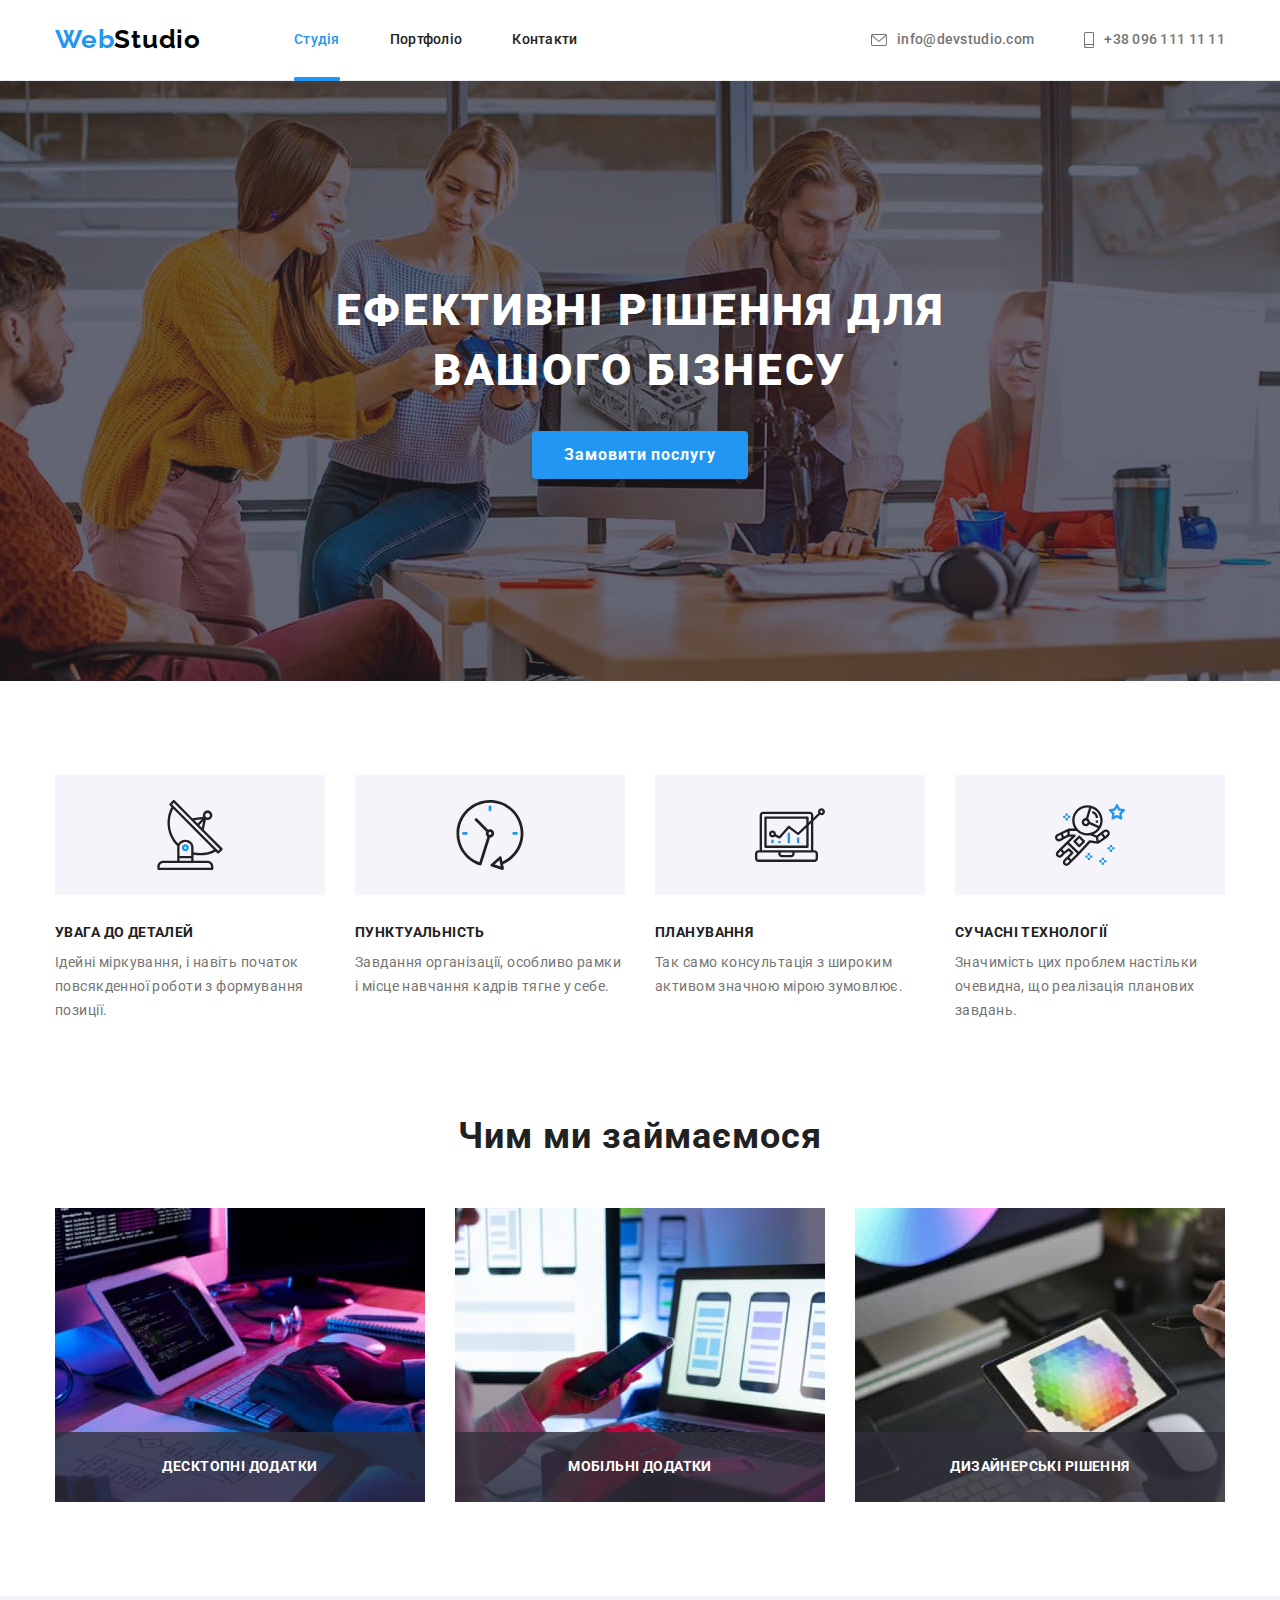
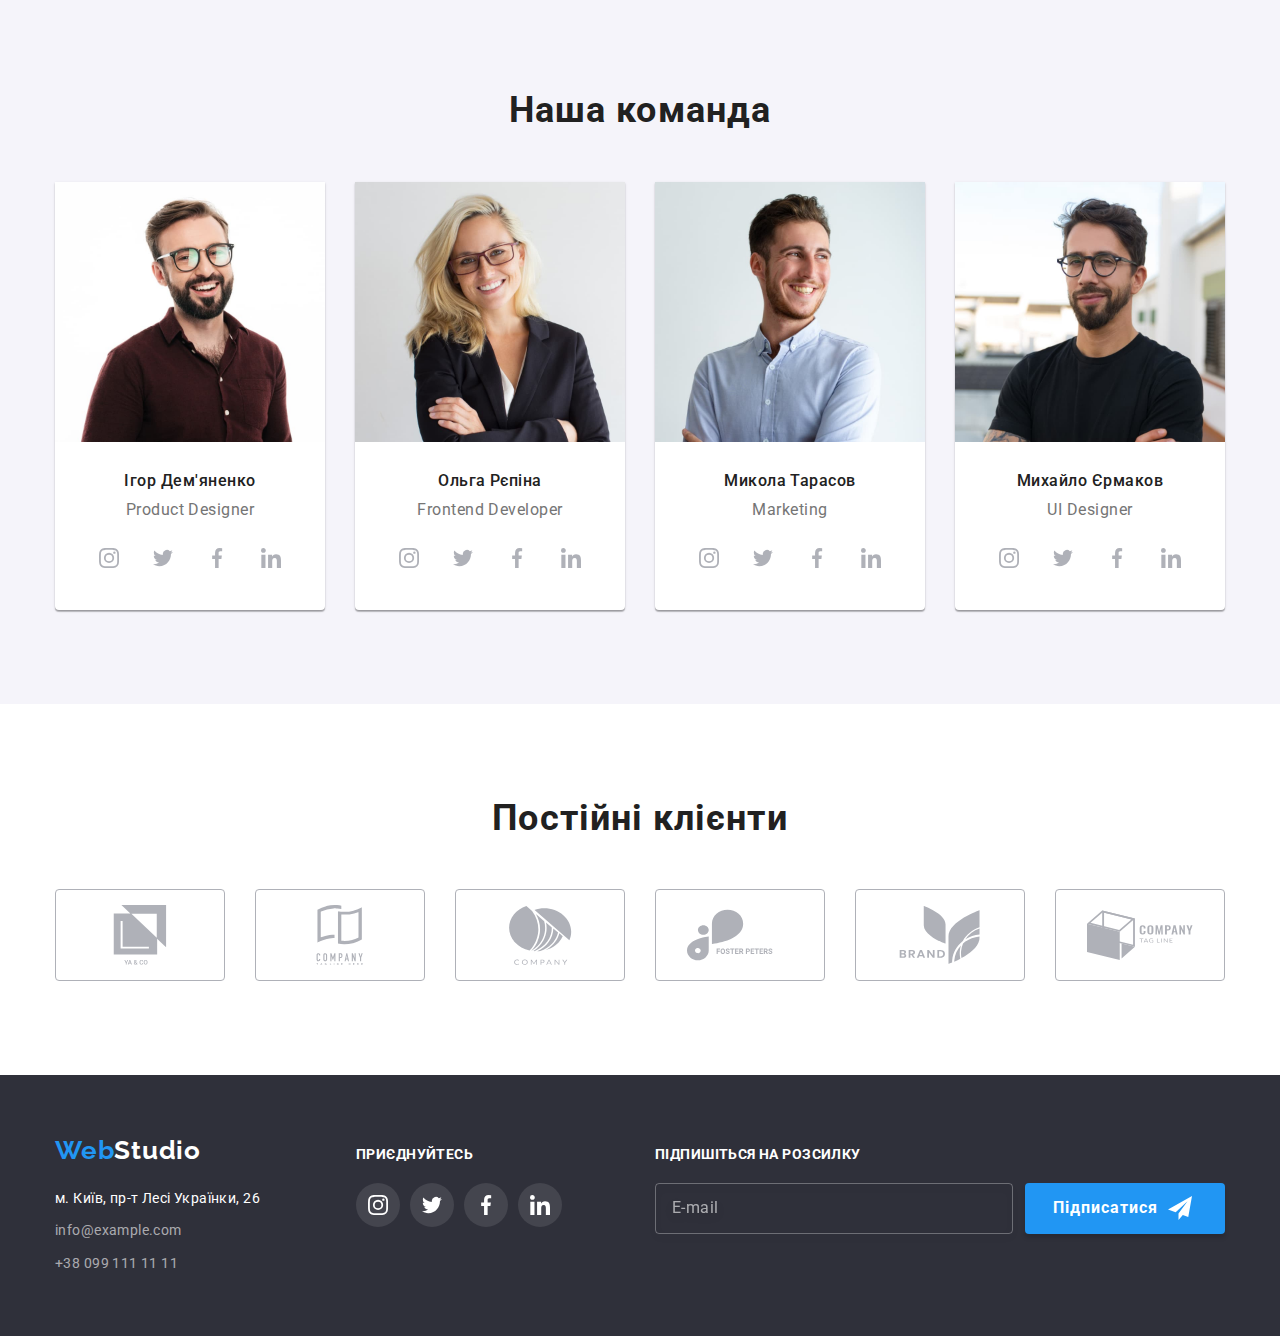
<file: index.html>
<!DOCTYPE html>
<html lang="uk">
<head>
    <meta charset="UTF-8">
    <meta http-equiv="X-UA-Compatible" content="IE=edge">
    <meta name="viewport" content="width=device-width, initial-scale=1.0">
    <title>Document</title>
    <link href="https://fonts.googleapis.com/css2?family=Raleway:wght@700&family=Roboto:wght@400;500;700;900&display=swap"
        rel="stylesheet">
    <link rel="stylesheet" href="https://cdnjs.cloudflare.com/ajax/libs/modern-normalize/1.0.0/modern-normalize.min.css" />
    <link rel="stylesheet" href="./css/styles.css">
</head>
<body>
    <header class="header">
        <div class="container main-nav">
            <nav class="main-nav">
                <a href="./index.html" class="logo link">
                    <span class="accent">Web</span>Studio
                </a>

                <ul class="site-nav list">
                    <li class="nav-list-item current"><a href="./index.html" class="site-nav-link link current">Студія</a></li>
                    <li class="nav-list-item"><a href="./portfolio.html" class="site-nav-link link">Портфоліо</a></li>
                    <li class="nav-list-item"><a href="" class="site-nav-link link">Контакти</a></li>
                </ul>
            </nav>

            <ul class="contacts-list list">
                <li class="contacts-list-item">
                    <a href="mailto:info@devstudio.com" class="contacts-link link">
                        <svg class="icon-contacts" width="16" height="12">
                            <use href="./img/icons.svg#email"></use>
                        </svg>
                        info@devstudio.com
                    </a>
                </li>
                <li class="contacts-list-item">
                    <a href="tel:+380961111111" class="contacts-link link">
                        <svg class="icon-contacts" width="10" height="16">
                            <use href="./img/icons.svg#phone"></use>
                        </svg>
                        +38 096 111 11 11
                    </a>
                </li>
            </ul>
        </div>
    </header>
    <main>
        <section class="section-hero">
            <div class="container">
                <h1 class="hero-title">Ефективні рішення для вашого бізнесу</h1>
                <button type="button" class="button" data-modal-open>Замовити послугу</button>
            </div>
        </section>

        <section class="section">
            <div class="container">
                <h2 class="visually-hidden">Особливості</h2>
                
                <ul class="feature-list list">
                    <li class="feature-list-item">
                        <div class="icon-container">
                            <svg width="70" height="70">
                                <use href="./img/icons.svg#antenna"></use>
                            </svg>
                        </div>
                        <h3 class="feature-list-title">УВАГА ДО ДЕТАЛЕЙ</h3>
                        <p class="feature-list-text">Ідейні міркування, і навіть початок повсякденної роботи з формування позиції.</p>
                    </li>
                    <li class="feature-list-item">
                        <div class="icon-container">
                            <svg width="70" height="70">
                                <use href="./img/icons.svg#clock"></use>
                            </svg>
                        </div>
                        <h3 class="feature-list-title">ПУНКТУАЛЬНІСТЬ</h3>
                        <p class="feature-list-text">Завдання організації, особливо рамки і місце навчання кадрів тягне у себе.</p>
                    </li>
                    <li class="feature-list-item">
                        <div class="icon-container">
                            <svg width="70" height="70">
                                <use href="./img/icons.svg#diagram"></use>
                            </svg>
                        </div>
                        <h3 class="feature-list-title">ПЛАНУВАННЯ</h3>
                        <p class="feature-list-text">Так само консультація з широким активом значною мірою зумовлює.</p>
                    </li>
                    <li class="feature-list-item ">
                        <div class="icon-container">
                            <svg width="70" height="70">
                                <use href="./img/icons.svg#astronaut"></use>
                            </svg>
                        </div>
                        <h3 class="feature-list-title">СУЧАСНІ ТЕХНОЛОГІЇ</h3>
                        <p class="feature-list-text">Значимість цих проблем настільки очевидна, що реалізація планових завдань.</p>
                    </li>
                </ul>
            </div>
        </section>

        <section class="section section-doing">
            <div class="container">
                <h2 class="section-title">Чим ми займаємося</h2>
                
                <ul class="doing-list list">
                    <li class="doing-list-item">
                        <img src="./img/img_1.jpg" alt="Розробка веб-сторінок" width="370">
                        <h3 class="doing-list-title">Десктопні додатки</h3>
                    </li>
                    <li class="doing-list-item">
                        <img src="./img/img_2.jpg" alt="Адаптиви" width="370">
                        <h3 class="doing-list-title">Мобільні додатки</h3>
                    </li>
                    <li class="doing-list-item">
                        <img src="./img/img_3.jpg" alt="Дизайн" width="370">
                        <h3 class="doing-list-title">Дизайнерські рішення</h3>
                    </li>
                </ul>
            </div>
        </section>

        <section class="section gray">
            <div class="container">
                <h2 class="section-title">Наша команда</h2>
                
                <ul class="employee-list list">
                    <li class="employee-card">
                        <img src="./img/employee_1.jpg" alt="" width="270">
                        <div class="employee-text-container">
                            <h3 class="employee-title">Ігор Дем'яненко</h3>
                            <p class="employee-text">Product Designer</p>
                            <ul class="social-list list">
                                <li class="social-item">
                                    <a href="https://instagram.com" target="_blank" rel="nofollow noopener noreferrer" class="social-link">
                                        <svg class="social-icon" width="20" height="20">
                                            <use href="./img/icons.svg#instagram"></use>
                                        </svg>
                                    </a>
                                </li>
                                <li class="social-item">
                                    <a href="https://twitter.com/" target="_blank" rel="nofollow noopener noreferrer" class="social-link">
                                        <svg class="social-icon"  width="20" height="20">
                                            <use href="./img/icons.svg#twitter"></use>
                                        </svg>
                                    </a>
                                </li>
                                <li class="social-item">
                                    <a href="https://www.facebook.com/" target="_blank" rel="nofollow noopener noreferrer" class="social-link">
                                        <svg class="social-icon" width="20" height="20">
                                            <use href="./img/icons.svg#facebook"></use>
                                        </svg>
                                    </a>
                                </li>
                                <li class="social-item">
                                    <a href="https://www.linkedin.com/" target="_blank" rel="nofollow noopener noreferrer" class="social-link">
                                        <svg class="social-icon" width="20" height="20">
                                            <use href="./img/icons.svg#linkedin"></use>
                                        </svg>
                                    </a>
                                </li>
                            </ul>
                        </div>
                    </li>
                    <li class="employee-card">
                        <img src="./img/employee_2.jpg" alt="" width="270">
                        <div class="employee-text-container">
                            <h3 class="employee-title">Ольга Рєпіна</h3>
                            <p class="employee-text">Frontend Developer</p>
                            <ul class="social-list list">
                                <li class="social-item">
                                    <a href="https://instagram.com" target="_blank" rel="nofollow noopener noreferrer" class="social-link">
                                        <svg class="social-icon" width="20" height="20">
                                            <use href="./img/icons.svg#instagram"></use>
                                        </svg>
                                    </a>
                                </li>
                                <li class="social-item">
                                    <a href="https://twitter.com/" target="_blank" rel="nofollow noopener noreferrer" class="social-link">
                                        <svg class="social-icon" width="20" height="20">
                                            <use href="./img/icons.svg#twitter"></use>
                                        </svg>
                                    </a>
                                </li>
                                <li class="social-item">
                                    <a href="https://www.facebook.com/" target="_blank" rel="nofollow noopener noreferrer" class="social-link">
                                        <svg class="social-icon" width="20" height="20">
                                            <use href="./img/icons.svg#facebook"></use>
                                        </svg>
                                    </a>
                                </li>
                                <li class="social-item">
                                    <a href="https://www.linkedin.com/" target="_blank" rel="nofollow noopener noreferrer" class="social-link">
                                        <svg class="social-icon" width="20" height="20">
                                            <use href="./img/icons.svg#linkedin"></use>
                                        </svg>
                                    </a>
                                </li>
                            </ul>
                        </div>
                    </li>
                    <li class="employee-card">
                        <img src="./img/employee_3.jpg" alt="" width="270">
                        <div class="employee-text-container">
                            <h3 class="employee-title">Микола Тарасов</h3>
                            <p class="employee-text">Marketing</p>
                            <ul class="social-list list">
                                <li class="social-item">
                                    <a href="https://instagram.com" target="_blank" rel="nofollow noopener noreferrer" class="social-link">
                                        <svg class="social-icon" width="20" height="20">
                                            <use href="./img/icons.svg#instagram"></use>
                                        </svg>
                                    </a>
                                </li>
                                <li class="social-item">
                                    <a href="https://twitter.com/" target="_blank" rel="nofollow noopener noreferrer" class="social-link">
                                        <svg class="social-icon" width="20" height="20">
                                            <use href="./img/icons.svg#twitter"></use>
                                        </svg>
                                    </a>
                                </li>
                                <li class="social-item">
                                    <a href="https://www.facebook.com/" target="_blank" rel="nofollow noopener noreferrer" class="social-link">
                                        <svg class="social-icon" width="20" height="20">
                                            <use href="./img/icons.svg#facebook"></use>
                                        </svg>
                                    </a>
                                </li>
                                <li class="social-item">
                                    <a href="https://www.linkedin.com/" target="_blank" rel="nofollow noopener noreferrer" class="social-link">
                                        <svg class="social-icon" width="20" height="20">
                                            <use href="./img/icons.svg#linkedin"></use>
                                        </svg>
                                    </a>
                                </li>
                            </ul>
                        </div>
                    </li>
                    <li class="employee-card">
                        <img src="./img/employee_4.jpg" alt="" width="270">
                        <div class="employee-text-container">
                            <h3 class="employee-title">Михайло Єрмаков</h3>
                            <p class="employee-text">UI Designer</p>
                            <ul class="social-list list">
                                <li class="social-item">
                                    <a href="https://instagram.com" target="_blank" rel="nofollow noopener noreferrer" class="social-link">
                                        <svg class="social-icon" width="20" height="20">
                                            <use href="./img/icons.svg#instagram"></use>
                                        </svg>
                                    </a>
                                </li>
                                <li class="social-item">
                                    <a href="https://twitter.com/" target="_blank" rel="nofollow noopener noreferrer" class="social-link">
                                        <svg class="social-icon" width="20" height="20">
                                            <use href="./img/icons.svg#twitter"></use>
                                        </svg>
                                    </a>
                                </li>
                                <li class="social-item">
                                    <a href="https://www.facebook.com/" target="_blank" rel="nofollow noopener noreferrer" class="social-link">
                                        <svg class="social-icon" width="20" height="20">
                                            <use href="./img/icons.svg#facebook"></use>
                                        </svg>
                                    </a>
                                </li>
                                <li class="social-item">
                                    <a href="https://www.linkedin.com/" target="_blank" rel="nofollow noopener noreferrer" class="social-link">
                                        <svg class="social-icon" width="20" height="20">
                                            <use href="./img/icons.svg#linkedin"></use>
                                        </svg>
                                    </a>
                                </li>
                            </ul>
                        </div>
                    </li>
                </ul>
            </div>
        </section>

        <section class="section">
            <div class="container">
                <h2 class="section-title">Постійні клієнти</h2>
                <ul class="company-partner-list list">
                    <li class="company-partner-item">
                        <a href="" class="company-partner-link">
                            <svg class="social-icon" width="106" height="60">
                                <use href="./img/icons.svg#logo-yaco"></use>
                            </svg>
                        </a>
                    </li>
                    <li class="company-partner-item">
                        <a href="" class="company-partner-link">
                            <svg class="social-icon" width="106" height="60">
                                <use href="./img/icons.svg#company-tagline"></use>
                            </svg>
                        </a>
                    </li>
                    <li class="company-partner-item">
                        <a href="" class="company-partner-link">
                            <svg class="social-icon" width="106" height="60">
                                <use href="./img/icons.svg#company"></use>
                            </svg>
                        </a>
                    </li>
                    <li class="company-partner-item">
                        <a href="" class="company-partner-link">
                            <svg class="social-icon" width="106" height="60">
                                <use href="./img/icons.svg#foster-peters"></use>
                            </svg>
                        </a>
                    </li>
                    <li class="company-partner-item">
                        <a href="" class="company-partner-link">
                            <svg class="social-icon" width="106" height="60">
                                <use href="./img/icons.svg#brand"></use>
                            </svg>
                        </a>
                    </li>
                    <li class="company-partner-item">
                        <a href="" class="company-partner-link">
                            <svg class="social-icon" width="106" height="60">
                                <use href="./img/icons.svg#tag-line"></use>
                            </svg>
                        </a>
                    </li>
                </ul>
            </div>
        </section>

    </main>

    <footer class="footer">
        <div class="container footer-container">
            <div class="address-container">
                <a href="./index.html" class="logo-footer link">
                    <span class="accent">Web</span>Studio
                </a>

                <address>
                    <ul class="list">
                        <li class="list-item">
                            <a href="https://www.google.com/maps/place/%D0%B1%D1%83%D0%BB.+%D0%9B%D0%B5%D1%81%D0%B8+%D0%A3%D0%BA%D1%80%D0%B0%D0%B8%D0%BD%D0%BA%D0%B8,+26,+%D0%9A%D0%B8%D0%B5%D0%B2,+%D0%A3%D0%BA%D1%80%D0%B0%D0%B8%D0%BD%D0%B0,+02000/@50.4265807,30.5383858,17z/data=!3m1!4b1!4m5!3m4!1s0x40d4cf0e033ecbe9:0x57a4dffefec77da0!8m2!3d50.4265807!4d30.5383858" class="address">
                                м. Київ, пр-т Лесі Українки, 26
                            </a>
                        </li>
                        <li class="list-item">
                            <a href="mailto:info@example.com" class="address-contacts-link link">info@example.com</a>
                        </li>
                        <li class="list-item">
                            <a href="tel:+380991111111" class="address-contacts-link link">+38 099 111 11 11</a>
                        </li>
                    </ul>
                </address>
            </div>
            <div class="social-links-container">
                <p class="social-text">Приєднуйтесь</p>
                <ul class="social-list list">
                    <li class="social-item">
                        <a href="https://instagram.com" target="_blank" rel="nofollow noopener noreferrer" 
                            class="social-link company-social-link">
                            <svg class="footer-social-icon social-icon" width="20" height="20">
                                <use href="./img/icons.svg#instagram"></use>
                            </svg>
                        </a>
                    </li>
                    <li class="social-item">
                        <a href="https://twitter.com/" target="_blank" rel="nofollow noopener noreferrer" 
                            class="social-link company-social-link">
                            <svg class="footer-social-icon social-icon" width="20" height="20">
                                <use href="./img/icons.svg#twitter"></use>
                            </svg>
                        </a>
                    </li>
                    <li class="social-item">
                        <a href="https://www.facebook.com/" target="_blank" rel="nofollow noopener noreferrer"
                            class="social-link company-social-link">
                            <svg class="footer-social-icon social-icon" width="20" height="20">
                                <use href="./img/icons.svg#facebook"></use>
                            </svg>
                        </a>
                    </li>
                    <li class="social-item">
                        <a href="https://www.linkedin.com/" target="_blank" rel="nofollow noopener noreferrer" 
                            class="social-link company-social-link">
                            <svg class="footer-social-icon social-icon" width="20" height="20">
                                <use href="./img/icons.svg#linkedin"></use>
                            </svg>
                        </a>
                    </li>
                </ul>
            </div>

            <form class="subscribe-container">
                <p class="submit-form-text">Підпишіться на розсилку</p>
                <div class="form-footer-container">
                    <input class="form-input-footer" type="email" name="email" placeholder="E-mail">
                    <button type="submit" class="button button-subscribe">
                        Підписатися
                        <svg class="icon-send" width="24" height="24">
                            <use href="./img/icons.svg#icon-send"></use>
                        </svg>
                    </button>
                </div>
            </form>
        </div>
    </footer>

    <div class="backdrop is-hidden" data-modal>
        <div class="modal">

            <button type="button" class="button-close" data-modal-close>
                <svg class="icon-close" width="18" height="18">
                    <use href="./img/icons.svg#close-button"></use>
                </svg>
            </button>
            
            <p class="form-title">Залиште свої дані, ми вам передзвонимо</p>
            <form>
                <div class="form-field">
                    <label class="form-label" for="name">Ім'я</label>
                    <input class="form-input" id="name" type="text" name="user-name">
                    <svg class="icon-form" width="18" height="18">
                        <use href="./img/icons.svg#person-black"></use>
                    </svg>
                </div>
                <div class="form-field">
                    <label class="form-label" for="tel">Телефон</label>
                    <input class="form-input" id="tel" type="tel" name="tel">
                    <svg class="icon-form" width="18" height="18">
                        <use href="./img/icons.svg#phone-black"></use>
                    </svg>
                </div>
                <div class="form-field">
                    <label class="form-label" for="mail">Пошта</label>
                    <input class="form-input" type="email" name="mail" id="mail">
                    <svg class="icon-form" width="18" height="18">
                        <use href="./img/icons.svg#email-black"></use>
                    </svg>
                </div>
                <div class="form-field comment-field">
                    <label class="form-label" for="comment">Коментар</label>
                    <textarea class="comment-area" name="comment" id="comment" rows="7" placeholder="Введіть текст"></textarea>
                </div>

                <label class="policy-container">
                    <input class="visually-hidden checkbox" type="checkbox" name="policy" value="policy">
                    <span class="checkbox-icon-container">
                        <svg class="icon-checkbox" width="11" height="8">
                            <use href="./img/icons.svg#icon-check-1"></use>
                        </svg>
                    </span>
                    Погоджуюся з розсилкою та приймаю&nbsp;<a href="" class="link-policy link"> Умови договору </a>
                </label>

                <div class="button-send-container">
                    <button class="button-send button" type="submit" class="button">Відправити</button>
                </div>
            </form>
        </div>
    </div>
  
    <script src="./js/modal.js"></script>
</body>
</html>
</file>
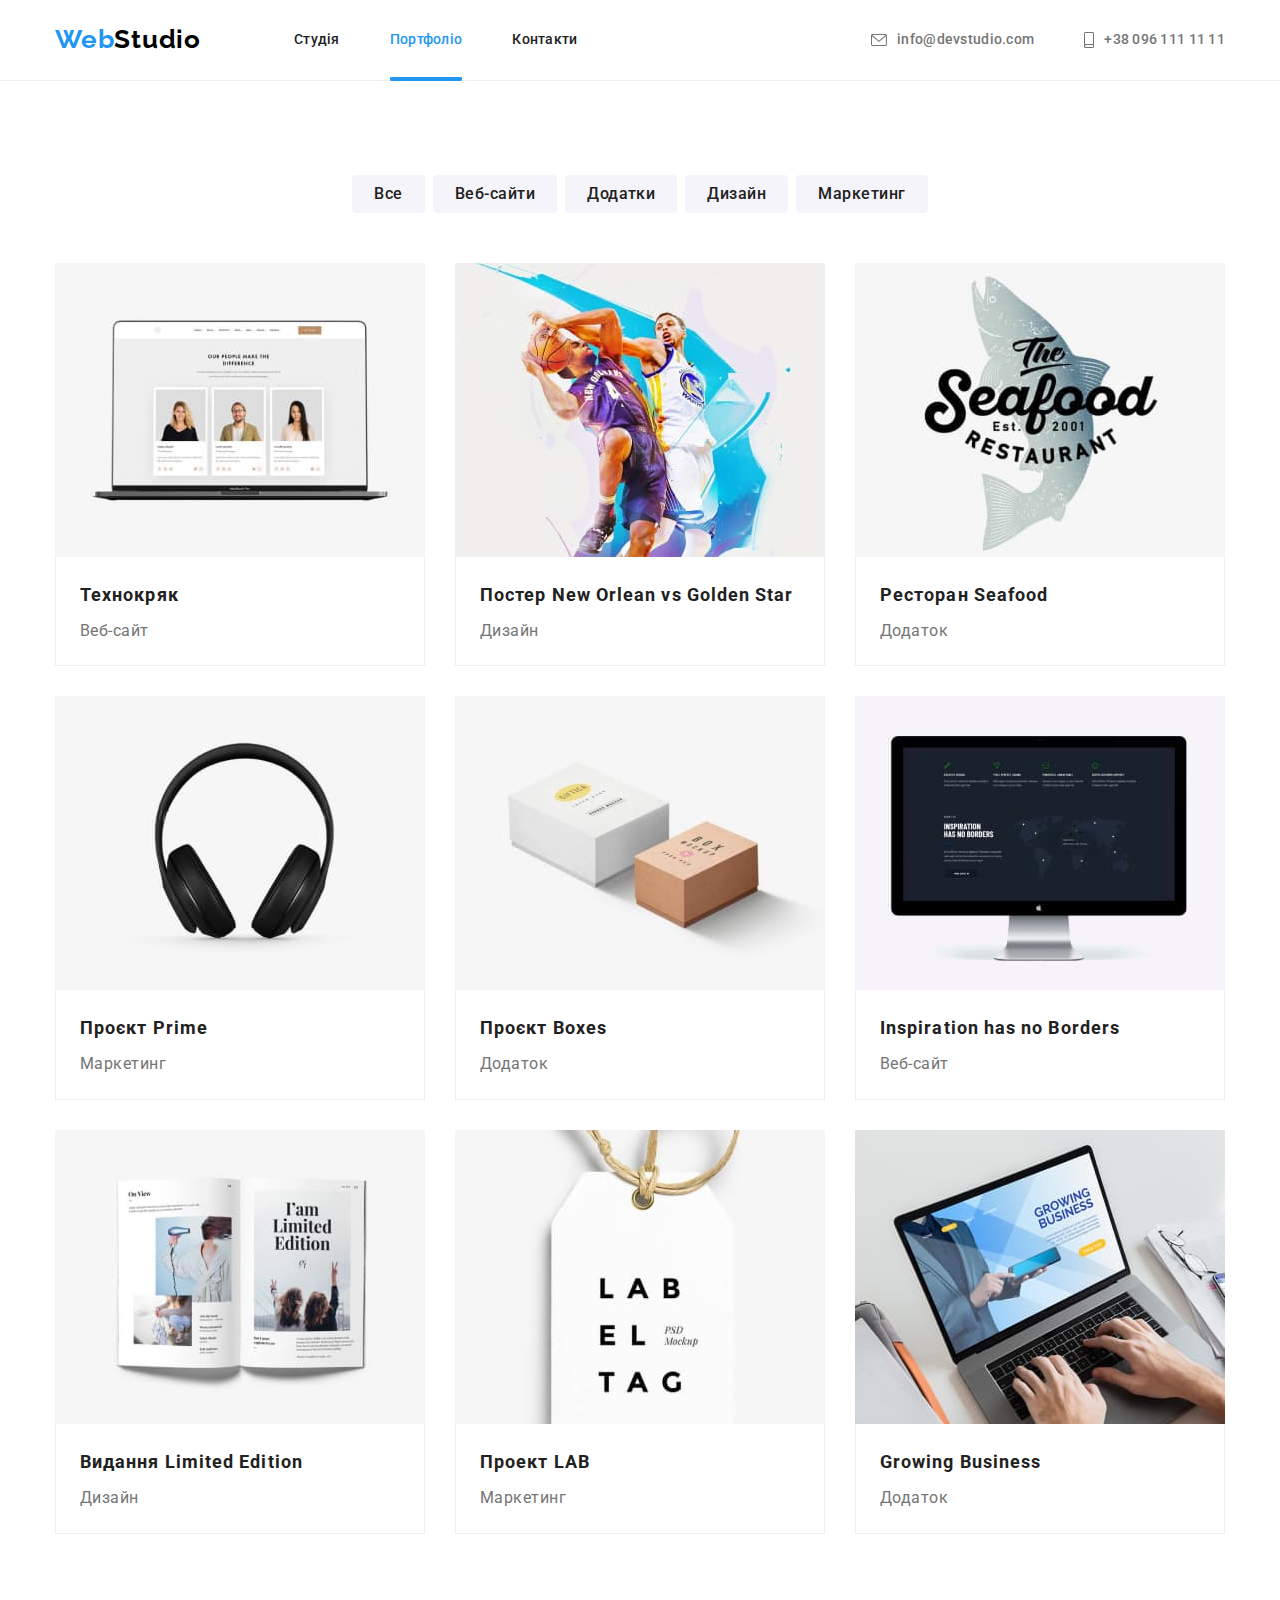
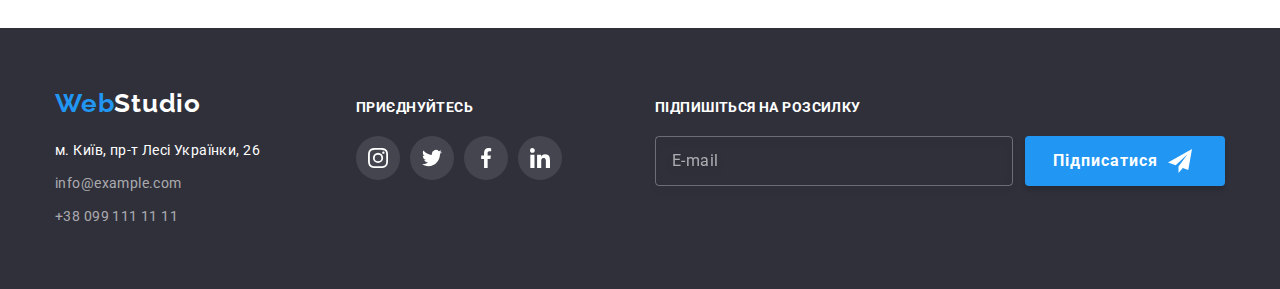
<file: portfolio.html>
<!DOCTYPE html>
<html lang="uk">
<head>
    <meta charset="UTF-8">
    <meta http-equiv="X-UA-Compatible" content="IE=edge">
    <meta name="viewport" content="width=device-width, initial-scale=1.0">
    <title>Document</title>
    <link href="https://fonts.googleapis.com/css2?family=Raleway:wght@700&family=Roboto:wght@400;500;700;900&display=swap"
        rel="stylesheet">
    <link rel="stylesheet" href="https://cdnjs.cloudflare.com/ajax/libs/modern-normalize/1.0.0/modern-normalize.min.css" />
    <link rel="stylesheet" href="./css/styles.css">
</head>
<body>
    <header class="header">
        <div class="container main-nav">
            <nav class="main-nav">
                <a href="./index.html" class="logo link">
                    <span class="accent">Web</span>Studio
                </a>
        
                <ul class="site-nav list">
                    <li class="nav-list-item"><a href="./index.html" class="site-nav-link link">Студія</a></li>
                    <li class="nav-list-item current"><a href="./portfolio.html" class="site-nav-link link current">Портфоліо</a></li>
                    <li class="nav-list-item"><a href="" class="site-nav-link link">Контакти</a></li>
                </ul>
            </nav>
        
            <ul class="contacts-list list">
                <li class="contacts-list-item">
                    <a href="mailto:info@devstudio.com" class="contacts-link link">
                        <svg class="icon-contacts" width="16" height="12">
                            <use href="./img/icons.svg#email"></use>
                        </svg>
                        info@devstudio.com
                    </a>
                </li>
                <li class="contacts-list-item">
                    <a href="tel:+380961111111" class="contacts-link link">
                        <svg class="icon-contacts" width="10" height="16">
                            <use href="./img/icons.svg#phone"></use>
                        </svg>
                        +38 096 111 11 11
                    </a>
                </li>
            </ul>
        </div>
    </header>


    <main>
        <section class="section">
            <div class="container">
                <h1 class="visually-hidden">Портфоліо</h1>
                
                <ul class="category-list list">
                    <li class="category-list-item"><button type="button" class="category-list-button">Все</button></li>
                    <li class="category-list-item"><button type="button" class="category-list-button">Веб-сайти</button></li>
                    <li class="category-list-item"><button type="button" class="category-list-button">Додатки</button></li>
                    <li class="category-list-item"><button type="button" class="category-list-button">Дизайн</button></li>
                    <li class="category-list-item"><button type="button" class="category-list-button">Маркетинг</button></li>
                </ul>

                <ul class="portfolio-list list">
                    <li class="portfolio-card">
                        <a href="" class="portfolio-link link">
                            <div class="overlay">
                                <img src="./img/portfolio_1.jpg" alt="Технокряк" width="370">
                                <p class="text-overlay">
                                    Ресурс пропонує комплексні пропозиції з різним рівнем функціоналу та сервісів. Все це дозволить відвідувачу отримати
                                    вичерпні відомості про компанію чи приватну особу.
                                </p>
                            </div>
                            <div class="portfolio-text-container">
                                <h2 class="portfolio-title">Технокряк</h2>
                                <p class="portfolio-text">Веб-сайт</p>
                            </div>
                        </a>
                    </li>
                    <li class="portfolio-card">
                        <a href="" class="portfolio-link link">
                            <div class="overlay">
                                <img src="./img/portfolio_2.jpg" alt="New Orlean vs Golden Star" width="370">
                                <p class="text-overlay">
                                    Ресурс пропонує комплексні пропозиції з різним рівнем функціоналу та сервісів. Все це дозволить відвідувачу отримати
                                    вичерпні відомості про компанію чи приватну особу.
                                </p>
                            </div>
                            <div class="portfolio-text-container">
                                <h2 class="portfolio-title">Постер New Orlean vs Golden Star</h2>
                                <p class="portfolio-text">Дизайн</p>
                            </div>
                        </a>
                    </li>
                    <li class="portfolio-card">
                        <a href="" class="portfolio-link link">
                            <div class="overlay">
                                <img src="./img/portfolio_3.jpg" alt="Ресторан Seafood" width="370">
                                <p class="text-overlay">
                                    Ресурс пропонує комплексні пропозиції з різним рівнем функціоналу та сервісів. Все це дозволить відвідувачу отримати
                                    вичерпні відомості про компанію чи приватну особу.
                                </p>
                            </div>
                            <div class="portfolio-text-container">
                                <h2 class="portfolio-title">Ресторан Seafood</h2>
                                <p class="portfolio-text">Додаток</p>
                            </div>
                        </a>
                    </li>
                    <li class="portfolio-card">
                        <a href="" class="portfolio-link link">
                            <div class="overlay">
                                <img src="./img/portfolio_4.jpg" alt="Проєкт Prime" width="370">
                                <p class="text-overlay">
                                    Ресурс пропонує комплексні пропозиції з різним рівнем функціоналу та сервісів. Все це дозволить відвідувачу отримати
                                    вичерпні відомості про компанію чи приватну особу.
                                </p>
                            </div>
                            <div class="portfolio-text-container">
                                <h2 class="portfolio-title">Проєкт Prime</h2>
                                <p class="portfolio-text">Маркетинг</p>
                            </div>
                        </a>
                    </li>
                    <li class="portfolio-card">
                        <a href="" class="portfolio-link link">
                            <div class="overlay">
                                <img src="./img/portfolio_5.jpg" alt="Проєкт Boxes" width="370">
                                <p class="text-overlay">
                                    Ресурс пропонує комплексні пропозиції з різним рівнем функціоналу та сервісів. Все це дозволить відвідувачу отримати
                                    вичерпні відомості про компанію чи приватну особу.
                                </p>
                            </div>
                            <div class="portfolio-text-container">
                                <h2 class="portfolio-title">Проєкт Boxes</h2>
                                <p class="portfolio-text">Додаток</p>
                            </div>
                        </a>
                    </li>
                    <li class="portfolio-card">
                        <a href="" class="portfolio-link link">
                            <div class="overlay">
                                <img src="./img/portfolio_6.jpg" alt="Inspiration has no Borders" width="370">
                                <p class="text-overlay">
                                    Ресурс пропонує комплексні пропозиції з різним рівнем функціоналу та сервісів. Все це дозволить відвідувачу отримати
                                    вичерпні відомості про компанію чи приватну особу.
                                </p>
                            </div>
                            <div class="portfolio-text-container">
                                <h2 class="portfolio-title">Inspiration has no Borders</h2>
                                <p class="portfolio-text">Веб-сайт</p>
                            </div>
                        </a>
                    </li>
                    <li class="portfolio-card">
                        <a href="" class="portfolio-link link">
                            <div class="overlay">
                                <img src="./img/portfolio_7.jpg" alt="Видання Limited Edition" width="370">
                                <p class="text-overlay">
                                    Ресурс пропонує комплексні пропозиції з різним рівнем функціоналу та сервісів. Все це дозволить відвідувачу отримати
                                    вичерпні відомості про компанію чи приватну особу.
                                </p>
                            </div>
                            <div class="portfolio-text-container">
                                <h2 class="portfolio-title">Видання Limited Edition</h2>
                                <p class="portfolio-text">Дизайн</p>
                            </div>
                        </a>
                    </li>
                    <li class="portfolio-card">
                        <a href="" class="portfolio-link link">
                            <div class="overlay">
                                <img src="./img/portfolio_8.jpg" alt="Проект LAB" width="370">
                                <p class="text-overlay">
                                    Ресурс пропонує комплексні пропозиції з різним рівнем функціоналу та сервісів. Все це дозволить відвідувачу отримати
                                    вичерпні відомості про компанію чи приватну особу.
                                </p>
                            </div>
                            <div class="portfolio-text-container">
                                <h2 class="portfolio-title">Проект LAB</h2>
                                <p class="portfolio-text">Маркетинг</p>
                            </div>
                        </a>
                    </li>
                    <li class="portfolio-card">
                        <a href="" class="portfolio-link link">
                            <div class="overlay">
                                <img src="./img/portfolio_9.jpg" alt="Growing Business" width="370">
                                <p class="text-overlay">
                                    Ресурс пропонує комплексні пропозиції з різним рівнем функціоналу та сервісів. Все це дозволить відвідувачу отримати
                                    вичерпні відомості про компанію чи приватну особу.
                                </p>
                            </div>
                            <div class="portfolio-text-container">
                                <h2 class="portfolio-title">Growing Business</h2>
                                <p class="portfolio-text">Додаток</p>
                            </div>
                        </a>
                    </li>
                </ul>
            </div>
        </section>
    </main>


    <footer class="footer">
        <div class="container footer-container">
            <div class="address-container">
                <a href="./index.html" class="logo-footer link">
                    <span class="accent">Web</span>Studio
                </a>
    
                <address>
                    <ul class="list">
                        <li class="list-item">
                            <a href="https://www.google.com/maps/place/%D0%B1%D1%83%D0%BB.+%D0%9B%D0%B5%D1%81%D0%B8+%D0%A3%D0%BA%D1%80%D0%B0%D0%B8%D0%BD%D0%BA%D0%B8,+26,+%D0%9A%D0%B8%D0%B5%D0%B2,+%D0%A3%D0%BA%D1%80%D0%B0%D0%B8%D0%BD%D0%B0,+02000/@50.4265807,30.5383858,17z/data=!3m1!4b1!4m5!3m4!1s0x40d4cf0e033ecbe9:0x57a4dffefec77da0!8m2!3d50.4265807!4d30.5383858"
                                class="address">
                                м. Київ, пр-т Лесі Українки, 26
                            </a>
                        </li>
                        <li class="list-item">
                            <a href="mailto:info@example.com" class="address-contacts-link link">info@example.com</a>
                        </li>
                        <li class="list-item">
                            <a href="tel:+380991111111" class="address-contacts-link link">+38 099 111 11 11</a>
                        </li>
                    </ul>
                </address>
            </div>
            <div class="social-links-container">
                <p class="social-text">Приєднуйтесь</p>
                <ul class="social-list list">
                    <li class="social-item">
                        <a href="https://instagram.com" target="_blank" rel="nofollow noopener noreferrer"
                            class="social-link company-social-link">
                            <svg class="footer-social-icon social-icon" width="20" height="20">
                                <use href="./img/icons.svg#instagram"></use>
                            </svg>
                        </a>
                    </li>
                    <li class="social-item">
                        <a href="https://twitter.com/" target="_blank" rel="nofollow noopener noreferrer"
                            class="social-link company-social-link">
                            <svg class="footer-social-icon social-icon" width="20" height="20">
                                <use href="./img/icons.svg#twitter"></use>
                            </svg>
                        </a>
                    </li>
                    <li class="social-item">
                        <a href="https://www.facebook.com/" target="_blank" rel="nofollow noopener noreferrer"
                            class="social-link company-social-link">
                            <svg class="footer-social-icon social-icon" width="20" height="20">
                                <use href="./img/icons.svg#facebook"></use>
                            </svg>
                        </a>
                    </li>
                    <li class="social-item">
                        <a href="https://www.linkedin.com/" target="_blank" rel="nofollow noopener noreferrer"
                            class="social-link company-social-link">
                            <svg class="footer-social-icon social-icon" width="20" height="20">
                                <use href="./img/icons.svg#linkedin"></use>
                            </svg>
                        </a>
                    </li>
                </ul>
            </div>

            <div class="subscribe-container">
                <p class="submit-form-text">Підпишіться на розсилку</p>
                <div class="form-footer-container">
                    <input class="form-input-footer" type="email" name="email" placeholder="E-mail">
                    <button type="submit" class="button button-subscribe">
                        Підписатися
                        <svg class="icon-send" width="24" height="24">
                            <use href="./img/icons.svg#icon-send"></use>
                        </svg>
                    </button>
                </div>
            </div>
        </div>
    </footer>
</body>
</html>
</file>
<file: css/styles.css>
/* primary color text #212121 */
/* secondary color text #757575 */
/* accent color #2196F3 */
/* logo-text-color #000000 */
/* primary-white-color #FFFFFF */

/* secondary white color  rgba(255, 255, 255, 0.6);*/

/* secondary background color #F5F4FA */
/* backgrond dark color #2F303A */

:root {
    --primary-text-color: #212121;
    --secondary-text-color: #757575;
    --logo-text-color: #000000;
    --accent-color: #2196f3;

    --primary-white-color: #ffffff;
    --secondary-white-color: rgb(255, 255, 255, 0.6);
    --secondary-background: #f5f4fa;
    --dark-background: #2f303a;
    --background-hero: #c4c4c4;
    --border-primary-color: #eeeeee;
    --border-secondary-color: #ececec;
    --opacity-background-color: rgba(47, 48, 58, 0.8);

    --icon-color: #afb1b8;
    --footer-link-background-color: rgba(255, 255, 255, 0.1);

    --backdrop-color: rgba(0, 0, 0, 0.2);
    --overlay-background: rgba(33, 150, 243, 0.9);

    --button-active-color: #188CE8;
}

body {
    background-color: var(--primary-white-color);
    color: var(--primary-text-color);

    font-family: Roboto, sans-serif;
}

h1,
h2,
h3,
h4,
h5,
h6,
p,
ul {
    margin: 0;
}

.list {
    list-style: none;
    padding: 0;
    margin: 0;
}

.link {
    color: var(--primary-text-color);
}

img {
    display: block;
    max-width: 100%;
    height: auto;
}

.container {
    width: 1200px;
    padding-left: 15px;
    padding-right: 15px;
    margin: 0 auto;
}

/* Header */

.header {
    border-bottom: 1px solid var(--border-secondary-color);
}

.main-nav {
    display: flex;
    align-items: center;
}

.logo,
.logo-footer {
    color: var(--logo-text-color);

    font-family: Raleway, sans-serif;
    font-weight: 700;
    font-size: 26px;
    line-height: 1.2;
    letter-spacing: 0.03em;

    text-decoration: none;
}

.accent {
    color: var(--accent-color);
}

.site-nav {
    display: flex;
    margin-left: 93px;
}

.nav-list-item:not(:last-child),
.contacts-list-item:not(:last-child) {
    margin-right: 50px;
}

.contacts-list {
    display: flex;
    margin-left: auto;
}

.contacts-link {
    display: inline-flex;
    align-items: center;
    color: var(--secondary-text-color);
    padding-top: 32px;
    padding-bottom: 32px;
}

.icon-contacts {
    margin-right: 10px;
    fill: currentColor;
}

.site-nav-link {
    display: block;
    padding-top: 32px;
    padding-bottom: 32px;

}

.site-nav-link,
.contacts-link {
    font-weight: 500;
    font-size: 14px;
    line-height: 1.14;
    letter-spacing: 0.02em;

    text-decoration: none;

    transition: color 250ms cubic-bezier(0.4, 0, 0.2, 1);
}

.site-nav-link:hover,
.site-nav-link:focus,
.contacts-link:hover,
.contacts-link:focus {
    color: var(--accent-color);
}

.current {
    color: var(--accent-color);
    position: relative;
}

.current::after {
    content: "";
    display: inline-block;

    position: absolute;
    left: 0;
    bottom: -1px;

    width: 100%;
    height: 4px;
    border-radius: 2px;

    background-color: var(--accent-color);
}

/* Section-hero */

.section-hero {
    text-align: center;
    padding: 200px 0;

    max-width: 1600px;
    height: 600px;
    margin-left: auto;
    margin-right: auto;

    background-color: var(--background-hero);
    background-image: linear-gradient(to right, rgba(47, 48, 58, 0.4), rgba(47, 48, 58, 0.4)),
        url('../img/hero-img.jpg');

    background-repeat: no-repeat;
    background-position: center;
    background-size: cover;
}

.hero-title {
    color: var(--primary-white-color);

    font-weight: 900;
    font-size: 44px;
    line-height: 1.36;
    letter-spacing: 0.06em;
    text-transform: uppercase;
    width: 696px;

    margin-left: auto;
    margin-right: auto;
    margin-bottom: 30px;
}

.button {
    display: inline-block;
    border-radius: 4px;
    border-width: 0;
    padding: 10px 32px;
    min-width: 216px;

    background-color: var(--accent-color);
    color: var(--primary-white-color);
    box-shadow: 0px 4px 4px rgba(0, 0, 0, 0.15);

    font-family: inherit;
    font-weight: 700;
    font-size: 16px;
    line-height: 1.8;
    letter-spacing: 0.06em;
    text-align: center;

    cursor: pointer;
}

/* Other sections*/

.section {
    padding: 94px 0;
}

.section-title {
    font-weight: 700;
    font-size: 36px;
    line-height: 1.16;
    text-align: center;
    letter-spacing: 0.03em;

    margin-bottom: 50px;
}

.visually-hidden {
    /*Specially class-pattern that hidden headers*/
    position: absolute;
    white-space: nowrap;
    width: 1px;
    height: 1px;
    overflow: hidden;
    border: 0;
    padding: 0;
    clip: rect(0 0 0 0);
    clip-path: inset(50%);
    margin: -1px;
}

/* Features section */

.feature-list {
    display: flex;
}

.feature-list-item {
    width: 270px;
}

.icon-container {
    display: flex;
    justify-content: center;
    align-items: center;
    margin-bottom: 30px;
    height: 120px;

    background: var(--secondary-background);
}

/* feature-list-item, doing-list-item and employee-card*/
.employee-card:not(:last-child),
.doing-list-item:not(:last-child),
.feature-list-item:not(:last-child) {
    margin-right: 30px;
}

.feature-list-title {
    font-weight: 700;
    font-size: 14px;
    line-height: 1.14;
    text-transform: uppercase;
    letter-spacing: 0.03em;

    margin-bottom: 10px;
}

.feature-list-text {
    color: var(--secondary-text-color);

    font-size: 14px;
    line-height: 1.7;
    letter-spacing: 0.03em;
}

/* Our doing section */

.section-doing {
    padding-top: 0; /*This section doesn't have padding-top*/
}

.doing-list {
    display: flex;
}

.doing-list-item {
    position: relative;
}

.doing-list-title {
    display: flex;
    justify-content: center;
    align-items: center;
    height: 70px;
    width: 100%;
    position: absolute;
    bottom: 0;

    font-weight: 700;
    font-size: 14px;
    line-height: 1.14;
    letter-spacing: 0.03em;
    text-transform: uppercase;

    background-color: var(--opacity-background-color);
    color: var(--primary-white-color);
    
}

/* Employees section */

.section.gray {
    background-color: var(--secondary-background);
}

.employee-list {
    display: flex;
}

.employee-card {
    background-color: var(--primary-white-color);
    border-radius: 0px 0px 4px 4px;
    box-shadow: 0px 1px 3px rgba(0, 0, 0, 0.12), 0px 1px 1px rgba(0, 0, 0, 0.14),
        0px 2px 1px rgba(0, 0, 0, 0.2);
}

.employee-text-container {
    text-align: center;
    padding: 30px 0;
}

.employee-title {
    font-weight: 500;
    font-size: 16px;
    line-height: 1.18;
    letter-spacing: 0.03em;

    margin-bottom: 10px;
}

.employee-text {
    margin-bottom: 16px;
    color: var(--secondary-text-color);

    font-size: 16px;
    line-height: 1.18;
    letter-spacing: 0.03em;
}

.social-list {
    display: flex;
    justify-content: center;
}

/* employee-social-link and company-social-link-footer */
.social-link {
    display: flex;
    justify-content: center;
    align-items: center;
    width: 44px;
    height: 44px;
    border-radius: 50%;
    color: var(--icon-color);

    transition: color 250ms cubic-bezier(0.4, 0, 0.2, 1), background-color 250ms cubic-bezier(0.4, 0, 0.2, 1);
}

.social-icon {
    fill: currentColor;
}

.social-item:not(:last-child) {
    margin-right: 10px;
}

/* employee social-link hover and company-social-link hover */

.social-link:hover,
.social-link:focus {
    background-color: var(--accent-color);
    color: var(--primary-white-color);
}

/* Company partner section */

.company-partner-list {
    display: flex;
    justify-content: space-between;
}

.company-partner-link {
    display: inline-flex;
    justify-content: center;
    align-items: center;
    width: 170px;
    height: 92px;
    border: 1px solid var(--icon-color);
    border-radius: 4px;

    color: var(--icon-color);

    transition: color 250ms cubic-bezier(0.4, 0, 0.2, 1), border-color 250ms cubic-bezier(0.4, 0, 0.2, 1);
}

.company-partner-link:hover,
.company-partner-link:focus {
    border-color: var(--accent-color);
    color: var(--accent-color);
}

/* Footer */

.footer {
    background-color: var(--dark-background);
    padding: 60px 0;
}

.footer-container {
    display: flex;
    align-items: baseline;
}

.address-container {
    flex-grow: 1;
    margin-right: 70px;
}

.logo-footer {
    display: inline-block;

    color: var(--primary-white-color);

    margin-bottom: 20px;
}

.address,
.address-contacts-link {
    color: var(--secondary-white-color);

    font-style: normal; /* Because tag <address> has already had default values - italic */
    font-size: 14px;
    line-height: 1.7;
    letter-spacing: 0.03em;

    text-decoration: none;

    transition: color 250ms cubic-bezier(0.4, 0, 0.2, 1);
}

.address {
    color: var(--primary-white-color);
}

.list-item:not(:last-child) {
    margin-bottom: 9px;
}

.address:hover,
.address:focus,
.address-contacts-link:hover,
.address-contacts-link:focus {
    color: var(--accent-color);
}

/* Company social links container */

.social-links-container {
    margin-right: 93px;
}

.social-text,
.submit-form-text {
    margin-bottom: 20px;

    font-weight: 700;
    font-size: 14px;
    line-height: 1.14;
    letter-spacing: 0.03em;
    text-transform: uppercase;

    color: var(--primary-white-color);
}

.company-social-link {
    color: var(--primary-white-color);
    background-color: var(--footer-link-background-color);
}


.form-input-footer {
    margin-right: 12px;
    padding: 15px 16px;
    width: 358px;

    color: var(--secondary-white-color);
    background-color: transparent;
    border: 1px solid rgba(255, 255, 255, 0.3);
    filter: drop-shadow(0px 4px 4px rgba(0, 0, 0, 0.15));
    border-radius: 4px;
}

.form-footer-container {
    display: flex;
}

.form-input-footer::placeholder {
    font-size: 16px;
    line-height: 1.25;
    letter-spacing: 0.03em;

    color: var(--secondary-white-color);
}

.button-subscribe {
    display: inline-flex;
    align-items: center;
    padding: 10px 28px;
    min-width: 200px;

    transition: background-color 250ms cubic-bezier(0.4, 0, 0.2, 1);
}

.icon-send {
    margin-left: 10px;
}




/* Modal window */

.backdrop {
    position: fixed;
    top: 0;
    left: 0;
    width: 100%;
    height: 100%;
    opacity: 1;

    background-color: var(--backdrop-color);

    transition: opacity 500ms cubic-bezier(0.4, 0, 0.2, 1), visibility 1000ms cubic-bezier(0.4, 0, 0.2, 1);
}

.is-hidden {
    visibility: hidden;
    opacity: 0;
    pointer-events: none;
}

.is-hidden .modal {
    opacity: 0;
    transform: translate(-50%, -50%) scale(0);
}

.modal {
    position: absolute;
    top: 50%;
    left: 50%;
    min-width: 528px;
    min-height: 581px;
    border-radius: 4px;

    padding: 40px;

    opacity: 1;
    transform: translate(-50%, -50%) scale(1);


    background-color: var(--primary-white-color);
    box-shadow: 0px 1px 3px rgba(0, 0, 0, 0.12), 
                0px 1px 1px rgba(0, 0, 0, 0.14), 
                0px 2px 1px rgba(0, 0, 0, 0.2);
    
    transition: transform 250ms cubic-bezier(0.4, 0, 0.2, 1), opacity 250ms cubic-bezier(0.4, 0, 0.2, 1);

}


.button-close {
    position: absolute;
    top: 8px;
    right: 8px;

    display: flex;
    justify-content: center;
    align-items: center;
    width: 30px;
    height: 30px;

    border-radius: 50%;
    border: 1px solid rgba(0, 0, 0, 0.1);

    background-color: var(--primary-white-color);

    cursor: pointer;
}

.icon-close {
    transition: fill 250ms cubic-bezier(0.4, 0, 0.2, 1);
}

.button-close:hover .icon-close,
.button-close:focus .icon-close {
    fill: var(--accent-color);
}


/* Form for modal */

.form-title {
    margin-bottom: 12px;

    font-weight: 700;
    font-size: 20px;
    line-height: 1.15;
    text-align: center;
    letter-spacing: 0.03em;
}

.form-field {
    position: relative;

    display: flex;
    flex-direction: column;
    margin-bottom: 10px;
}

.form-label,
.form-input,
.comment-area {
    font-size: 12px;
    line-height: 1.16;
    letter-spacing: 0.01em;

}



.form-label {
    margin-bottom: 4px;

    color: var(--secondary-text-color);
}

.form-input,
.comment-area {
    width: 100%;
    padding: 11px 42px;

    border: 1px solid rgba(33, 33, 33, 0.2);
    border-radius: 4px;

    transition: border-color 250ms cubic-bezier(0.4, 0, 0.2, 1);
}

.icon-form {
    display: inline-block;
    position: absolute;
    top: 50%;
    left: 12px;

    transition: fill 250ms cubic-bezier(0.4, 0, 0.2, 1);
}

.comment-field {
    margin-bottom: 20px;
}

.comment-area {
    padding: 12px 16px;
    resize: none;
}

.comment-area::placeholder {
    color: rgba(117, 117, 117, 0.5);
}


.form-input:focus,
.comment-area:focus {
    border-color: var(--accent-color);
    outline: none;
}

.form-field:focus-within > .icon-form {
    fill: var(--accent-color);
}



.policy-container {
    display: flex;
    align-items: center;
    justify-content: center;
    margin-bottom: 30px;

    font-size: 14px;
    line-height: 1.71;
    letter-spacing: 0.03em;

    color: var(--secondary-text-color);
}

.checkbox-icon-container {
    display: flex;
    align-items: center;
    justify-content: center;
    margin-right: 8px;

    width: 16px;
    height: 15px;

    border: 2px solid var(--primary-text-color);
    border-radius: 2px;
}


.checkbox:checked + .checkbox-icon-container {
    background-color: var(--accent-color);
    border: none;
    background-origin: border-box;

}

.link-policy {
    color: var(--accent-color);
}

.button-send-container {
    display: flex;
    justify-content: center;
}

.button-send {
    min-width: 200px;
    padding: 10px 52px;
    
    transition: background-color 250ms cubic-bezier(0.4, 0, 0.2, 1);
}

.button-send:hover,
.button-send:focus,
.button-subscribe:hover,
.button-subscribe:focus{
    background-color: var(--button-active-color);
}








/* Styles for portfolio.html  - main*/

.category-list {
    display: flex;
    justify-content: center;
    margin-bottom: 50px;
}

.category-list-button {
    padding: 6px 22px;

    background-color: var(--secondary-background);
    color: var(--primary-text-color);
    border-width: 0;
    border-radius: 4px;

    font-family: inherit;
    font-weight: 500;
    font-size: 16px;
    line-height: 1.6;
    letter-spacing: 0.03em;

    cursor: pointer;

    transition: background-color 250ms cubic-bezier(0.4, 0, 0.2, 1), color 250ms cubic-bezier(0.4, 0, 0.2, 1),
                box-shadow 250ms cubic-bezier(0.4, 0, 0.2, 1);
}

.category-list-item:not(:last-child) {
    margin-right: 8px;
}

.category-list-button:hover,
.category-list-button:focus {
    background-color: var(--accent-color);
    color: var(--primary-white-color);
    box-shadow: 0px 3px 1px rgba(0, 0, 0, 0.1), 0px 1px 2px rgba(0, 0, 0, 0.08),
        0px 2px 2px rgba(0, 0, 0, 0.12);
}

/* Portfolio list */

.portfolio-list {
    display: flex;
    flex-wrap: wrap;
}

.portfolio-card {
    width: calc((100% - 30px * 2) / 3);
    margin-right: 30px;
    margin-bottom: 30px;
}

.portfolio-card:nth-child(3n) {
    margin-right: 0;
}

.portfolio-card:nth-last-child(-n + 3) {
    margin-bottom: 0;
}

.portfolio-link {
    display: inline-block;
    text-decoration: none;

    transition: box-shadow 250ms cubic-bezier(0.4, 0, 0.2, 1);
}

.portfolio-link:hover,
.portfolio-link:focus {
    box-shadow: 4px 4px 6px rgb(0 0 0 / 12%), 
                2px 1px 5px rgb(0 0 0 / 14%),
                5px 3px 7px rgb(0 0 0 / 20%);
}

.portfolio-link:hover .text-overlay,
.portfolio-link:focus .text-overlay {
    transform: translateY(0);
}

.overlay {
    position: relative;
    overflow: hidden;
}

.text-overlay {
    position: absolute;
    bottom: 0;
    left: 0;
    width: 100%;
    height: 100%;

    padding: 63px 24px;

    font-size: 18px;
    line-height: 1.56;
    letter-spacing: 0.03em;

    color: #FFFFFF;
    background-color: var(--overlay-background);

    transform: translateY(101%);
    transition: transform 250ms cubic-bezier(0.4, 0, 0.2, 1);
}



.portfolio-text-container {
    padding: 20px 24px;
    border-right: 1px solid var(--border-primary-color);
    border-bottom: 1px solid var(--border-primary-color);
    border-left: 1px solid var(--border-primary-color);
}

.portfolio-title {
    font-weight: 700;
    font-size: 18px;
    line-height: 2;
    letter-spacing: 0.06em;

    margin-bottom: 4px;
}

.portfolio-text {
    color: var(--secondary-text-color);

    font-size: 16px;
    line-height: 1.8;
    letter-spacing: 0.03em;
}
</file>
